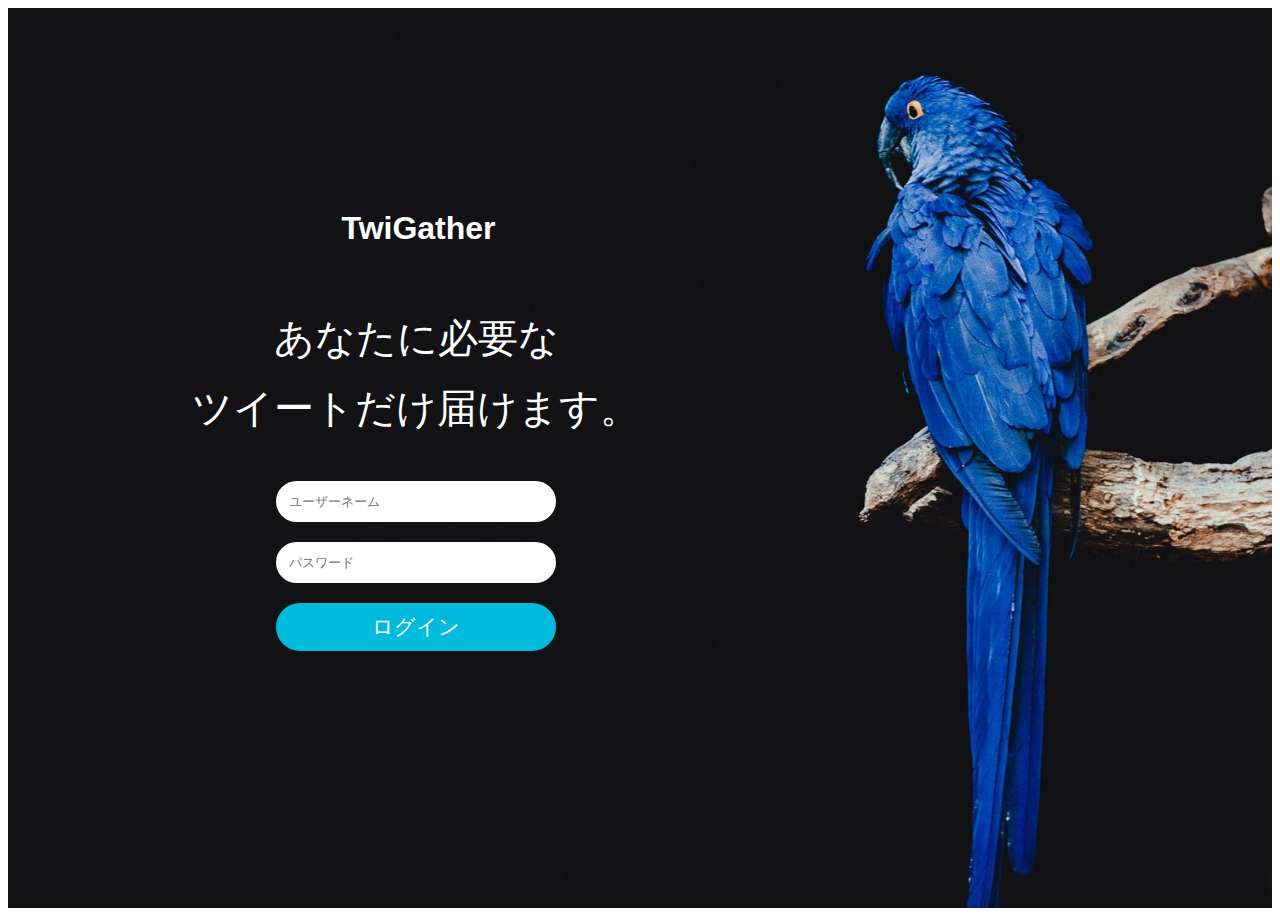
<file: app/templates/index.html>
<!DOCTYPE html>
<html lang="ja">
	<head>
		<meta charset="utf-8">
		<title>ツイギャザ</title>
		<meta name="description" content="欲しいツイートだけ自動で集めるWEBアプリ">
		<link rel="icon" type="image/png" href="../static/images/star-half-alt-solid.svg">
		<link href="../static/css/style.css" rel="stylesheet">
		<link rel="stylesheet" href="https://use.fontawesome.com/releases/v5.4.2/css/all.css" integrity="sha384-/rXc/GQVaYpyDdyxK+ecHPVYJSN9bmVFBvjA/9eOB+pb3F2w2N6fc5qB9Ew5yIns" crossorigin="anonymous">
	</head>
	
	<body>
		<div id ="home" class="big-bg">
			<div class="home-wrapper">
				<!-- <h1><img class="logo" src="../static/images/logo.svg"></h1> -->
				<!--ロゴイメージ-->
				<div class="logo-wrapper">
					<h1><i class="fas fa-star-half-alt"></i></h1>
					<h1 class="logo-text">TwiGather</h1>
				</div>
				<!--ロゴイメージここまで-->
				<h1 class="page-title">あなたに必要な<br>ツイートだけ届けます。</h1>
				<div class="login-wrapper">
					<form method="POST" action="/menu">
						<div class="login-form">
							<input class="login-username" type="text" name="u" title="username" placeholder="ユーザーネーム">
							<input class="login-password" type="password" name="p" title="username" placeholder="パスワード">
							<button class="login-button" type="submit">ログイン</button>
						</div>
					</form>
				</div>
			</div>
		</div>

		<script src="https://code.jquery.com/jquery-3.6.0.min.js"></script>
		<script src="../static/js/script.js"></script>
	</body>
</html>
</file>
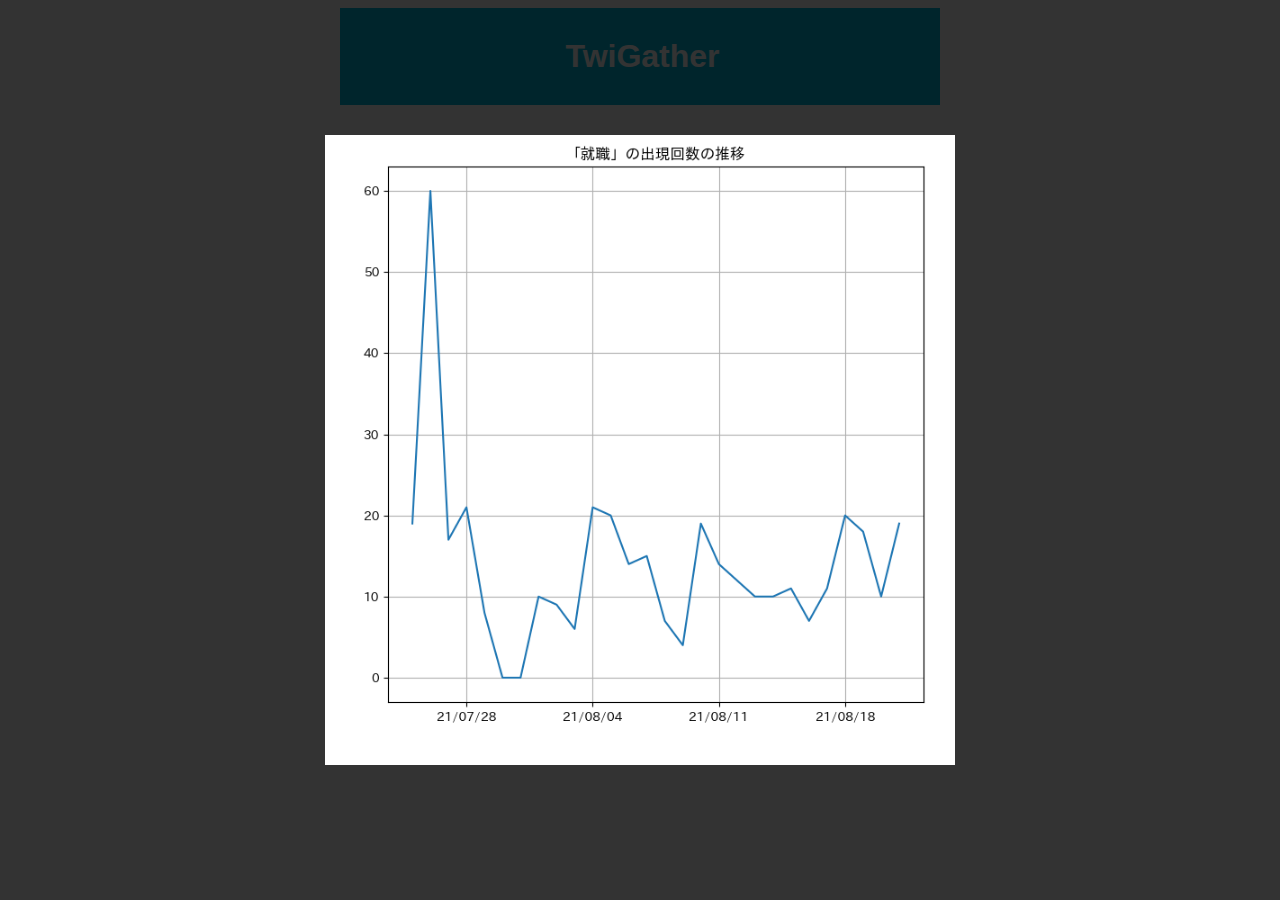
<file: app/templates/trans.html>
<!DOCTYPE html>
<html lang="ja">	
    <head>
        <head>
            <meta charset="utf-8">
            <title>ツイギャザ</title>
            <meta name="description" content="欲しいツイートだけ自動で集めるWEBアプリ">
            <link rel="icon" type="image/svg" href="../static/images/star-half-alt-solid.svg">
            <link href="../static/css/style.css" rel="stylesheet">
			<link rel="stylesheet" href="https://use.fontawesome.com/releases/v5.4.2/css/all.css" integrity="sha384-/rXc/GQVaYpyDdyxK+ecHPVYJSN9bmVFBvjA/9eOB+pb3F2w2N6fc5qB9Ew5yIns" crossorigin="anonymous">
        </head>
<body>
    <header class="page-header">
        <div class="logo-wrapper">
            <h1><i class="fas fa-star-half-alt"></i></h1>
            <h1 class="logo-text">TwiGather</h1>
        </div>
    </header>

    <form method="POST" action="/menu" id="temp-trans-form">
        <input type="hidden" name="q">
        <input type="hidden" name="n" value="{{ '%s' | format(dt) }}"/>
    </form>
    <div id="trans-modal2">
        <button type="submit" form="temp-trans-form" id="trans-modal-button">
            <img src="../static/images/trans_word.png">
        </button>
    </div>
</body>
</html>
</file>
<file: app/static/css/style.css>
@charset "UTF-8";

/* 共通部分 */
html{
	font-size: 100%;
	}
body{
	line-height: 1.7;
	color: black;
	}
a{
	text-decoration: none;
	}
img{
	max-width: 100%;
	margin: 0;
	padding: 0;
	vertical-align: top;
	}

.big-bg{
	background-size: cover;
	background-position: center top;
	background-repeat: none;
	}
#home{
	background-image: url(../images/backbg.jpg);
	min-height: 100vh;
	}

/* HEADER */
.logo{
	width: 250px;
	}

.logo-wrapper{
	display: flex;
	justify-content: center;
	}
.logo-text{
	font-family: sans-serif;
	color: white;
	margin-left: 5px;
	}
.fa-star-half-alt{
	color: white;
	}

.page-header{
	display: flex;
	justify-content: center;
	text-align: center;
	width: 600px;
	margin: auto;
	background-color: #0bd;
	}

.home-wrapper{
	display: flex;
	flex-direction: column;
	text-align: center;
	position: absolute;
	top: 20%;
	left: 15%;
	}
	
/* 見出し */
.page-title{
	font-size: 2.5rem;
	text-transform: uppercase;
	font-weight: normal;
	line-height: 70px;
	color: white;
	}

.login-sub-button{
	background-color: white;
	font-size: 2.5em;
	margin: auto 20px;
	border: none;
	}
.login-sub-button:hover{
	color: #0bd;
	}
/*ログインフォーム*/
.login-form{
	display: flex;
	flex-direction: column;
	margin: auto;
	width: 300px;
	}
.login-username{
	border: none;
	outline: none;
	border: 3px solid white;
	border-radius: 40px;
	margin:10px;
	padding: 10px;
	}
.login-username:focus{
	border: 3px solid #0bd;
	}
.login-password{
	border: none;
	outline: none;
	border: 3px solid white;
	border-radius: 40px;
	margin:10px;
	padding: 10px;
	}
.login-password:focus{
	border: 3px solid #0bd;
	}
.login-button{
	font-size: 1.3rem;
	margin:10px;
	background: #0bd;
	color: #fff;
	padding: 10px;
	border: none;
	border-radius: 40px;
	}
.login-button:hover{
	background: #0090aa;
	}


.status{
	width: 600px;
	display: flex;
	justify-content: space-between;
	margin: auto;
	border: solid 1px #EEEEEE;
	box-sizing: border-box;
	padding: 0 5px 0 5px;
	position: sticky;
	position: -webkit-sticky;
	top: 0;
	z-index:30;
	background-color: #EEEEEE;
	}

/*ツールバー*/
.toolbar{
    display: grid;
	grid-template-columns: repeat(7,calc(600px/7));
    grid-template-rows: 60px;
	justify-content:center;
	width: 600px;
	position: sticky;
	position: -webkit-sticky;
	bottom: 0;
	z-index:30;
	margin: auto;
	border: solid 1px #EEEEEE;
	}
.toolbar-item:nth-child(1){
	grid-column: 1 / 2;
	grid-row: 1 / 2;
	}
.toolbar-item:nth-child(2){
	grid-column: 2 / 3;
	grid-row: 1 / 2;
	}
.toolbar-item:nth-child(3){
	grid-column: 3 / 4;
	grid-row: 1 / 2;
	}
.toolbar-item:nth-child(4){
	grid-column: 4 / 5;
	grid-row: 1 / 2;
	}
.toolbar-item:nth-child(5){
	grid-column: 5 / 6;
	grid-row: 1 / 2;
	}
.toolbar-item:nth-child(6){
	grid-column: 6 / 7;
	grid-row: 1 / 2;
	}
.toolbar-item:nth-child(7){
	grid-column: 7 / 8;
	grid-row: 1 / 2;
	}
/*ツールバーボタン*/
.toolbar-button{
	width: calc(600px/7);
	height: 60px;
	background-color: white;
	font-size: 1.5em;
	border: none;
	}
.toolbar-button:hover{
	background-color: #EEEEEE;
	}
/*最初は隠れてる検索ボタン*/
.toolbar-button-hidden{
	background-color: transparent;
	border: 0;
	position:fixed;
	font-size: 1.4em;
	z-index: 30;
	margin: -35px 360px;
	}
.toolbar-button-hidden:hover{
	background-color: transparent;
	border: 0;
	color: red;
	}
.return-button{
	position: fixed;
	font-size: 2.5em;
	margin: -90px 355px;
	background-color: transparent;
	border: none;
	}
/*検索フォーム*/
.search-text{
	box-sizing: border-box;
	width: 400px;
	height: 40px;
	}
.search-text:focus{
	box-sizing: border-box;
	width: 400px;
	height: 40px;
	}
/*ボタン押せないとき*/
#not-button{
	color:silver;
	}

/*ツイートリスト*/
article{
	display: flex;
	justify-content: center;
	}

/* ツイートリスト */
tr:hover{
	background-color: #EEEEEE;
}
#tweet-box{
	width: 600px;/*toolbarに合わせる*/
	/*height: 300px;*/
    display: grid;
    grid-template-rows: 30px 1fr;
    grid-template-columns: 60px 440px 100px;
	}
#icon{
	grid-row: 1 / 3;
	grid-column: 1 / 2;
	}
.twitter-circle-wrapper{
	margin:5px;
	color: #66CCFF;
	}
.twitter-circle{
	transition-duration: 0.1s;
	}
.fa-twitter{
	transition-duration: 0.1s;
	}
.twitter-circle-wrapper:hover .twitter-circle{
	transform: scale(1.1, 1.1);
	transition-duration: 0.1s;
	}
.twitter-circle-wrapper:hover .fa-twitter{
	transform: scale(1.1, 1.1);
	transition-duration: 0.1s;
	}
#user-name{
	grid-row: 1 / 2;
	grid-column: 2 / 3;
	}
#user-name-text{
	font-weight: bold;
	overflow: hidden;
	white-space: nowrap;
	width: 450px;
	text-overflow: ellipsis;/*はみ出した部分は三点リーダになる*/
	}
#date{
	grid-row: 1 / 2;
	grid-column: 3 / 4;
	color: gray;
	}
#text{
	grid-row: 2 / 3;
	grid-column: 2 / 4;
	padding: 0 0 20px 0;
	}
table{
	width: 200px;
	border-collapse: collapse;
	border-spacing: 0;
	}
table tr {
	border: solid 1px #EEEEEE;
	}

/*単語の出現回数ボタン*/
.fa-signal{
	transform: scale(-1, 1) rotate(270deg);
	}
.fa-times{
	color: red;
	}

/*モーダルウインドウ*/
.modal{
	position: fixed;
	top: 0;
	left: 0;
	width: 100%;
	height: 100%;
	background: rgba(0,0,0,0.8);
	display: flex;
	justify-content: center;
	align-items: center;
	z-index:20;
	}
.modal:not(:target){
	opacity: 0;
	visibility: hidden;
	/*transition: opacity 0.3s, visibility 0.3s;*/
	}
.modal:target{
	opacity: 1;
	visibility: visible;
	/*transition: opacity 0.3s, visibility 0.3s;*/
	}
.modal img{
	width: 90%;
	}
#trans-modal-button img{
	width: 90%;
	}
#trans-modal2{
	position: fixed;
	top: 0;
	left: 0;
	width: 100%;
	height: 100%;
	background: rgba(0,0,0,0.8);
	display: flex;
	justify-content: center;
	align-items: center;
	opacity: 1;
	visibility: visible;
	}
#trans-modal-button{
	border: none;
	outline: none;
	background-color: transparent;
	}
</file>
